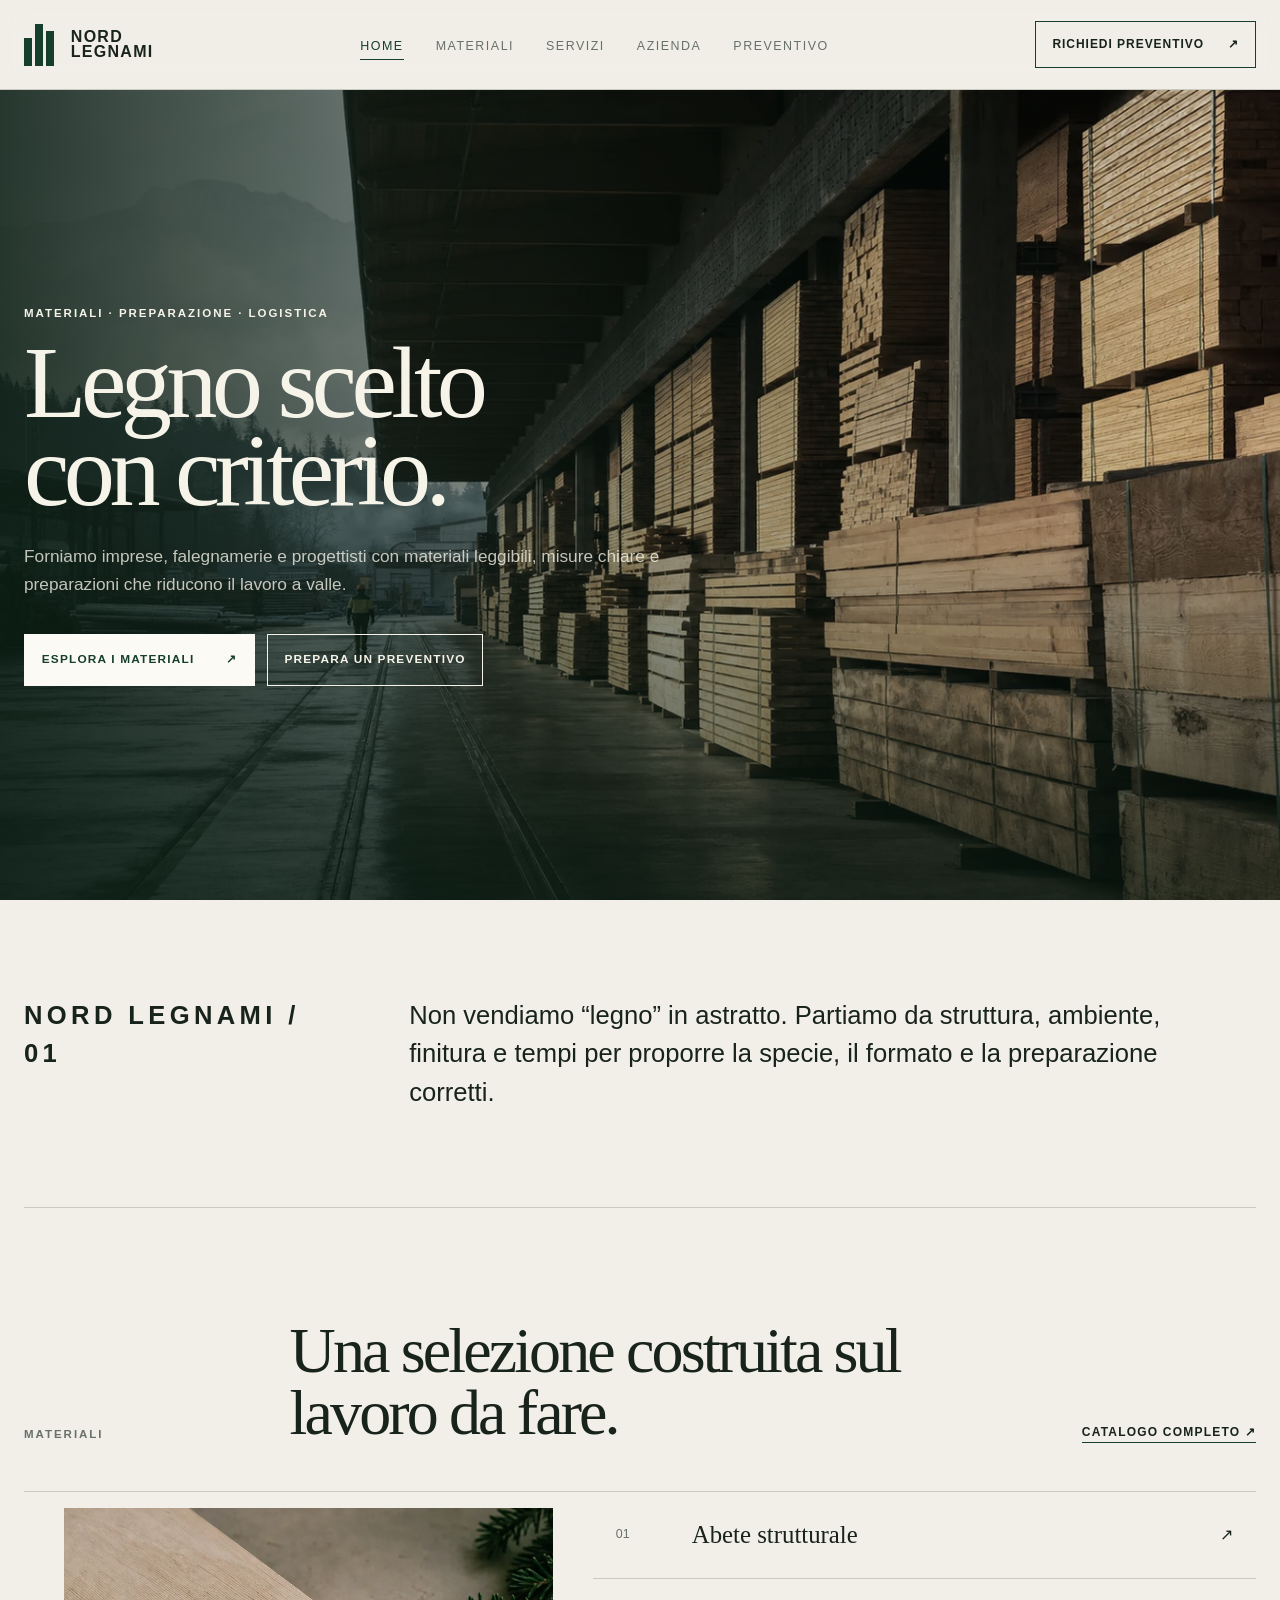
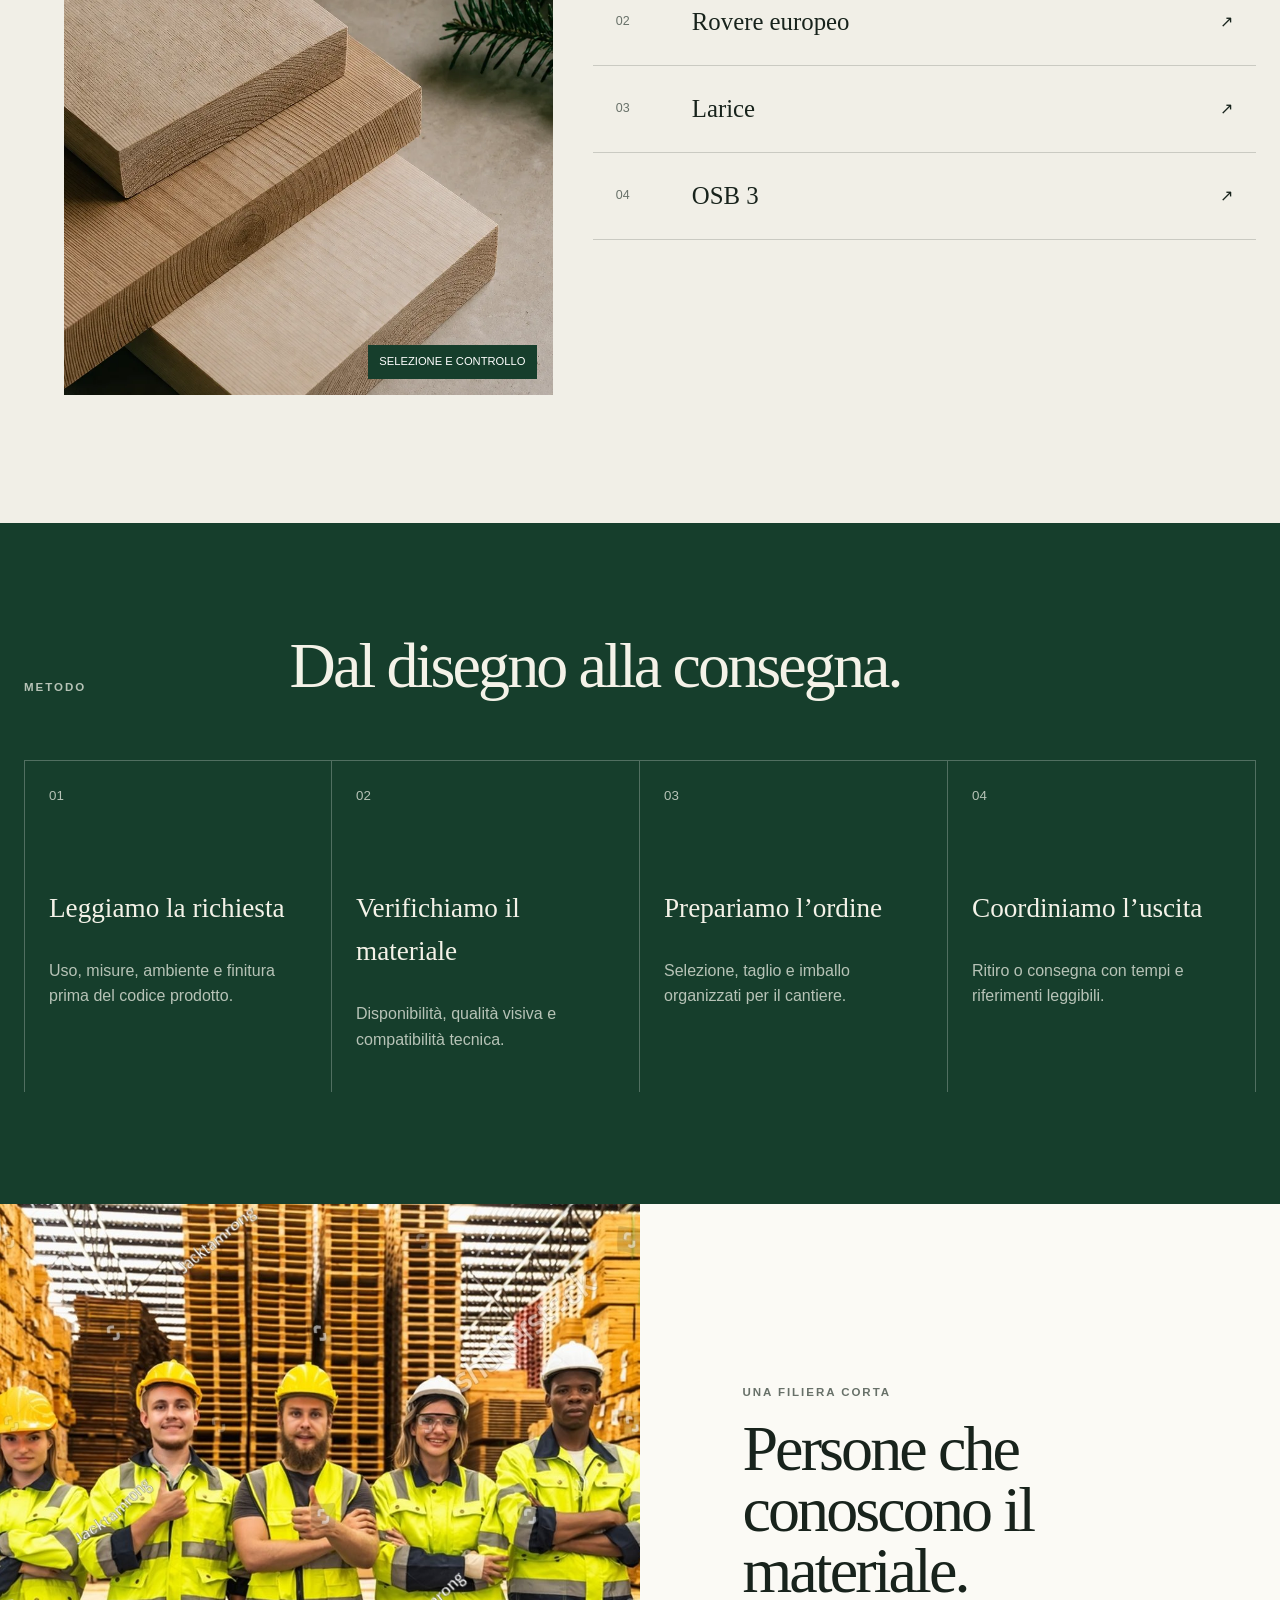
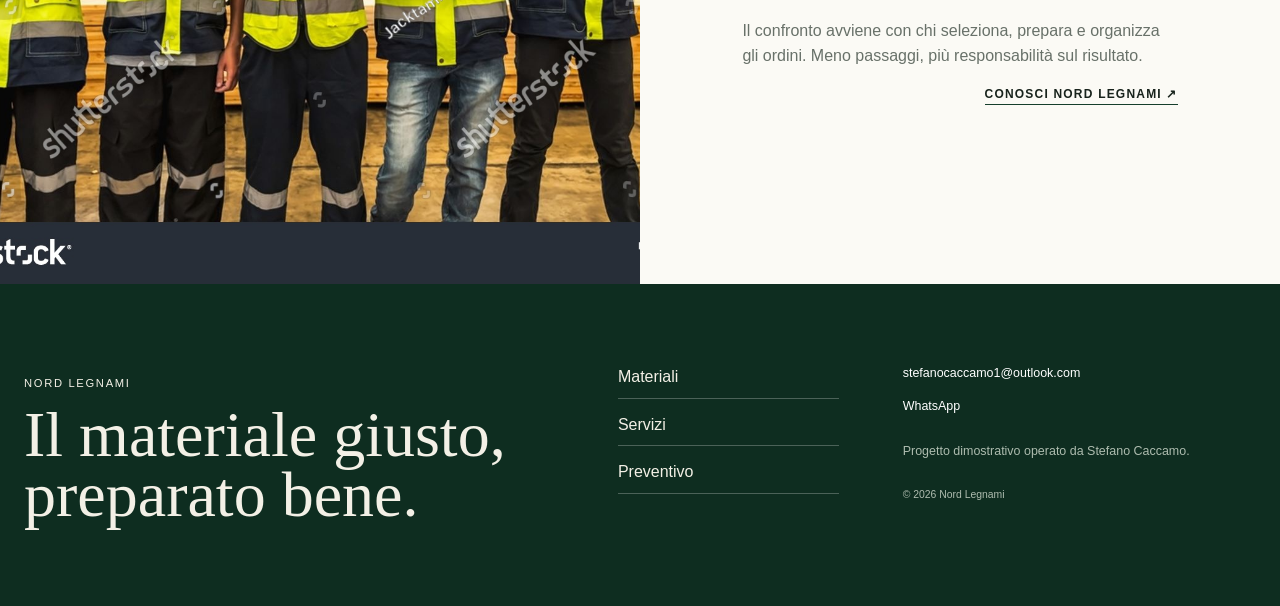
<file: index.html>
<!DOCTYPE html>
<html lang="it">
<head>
<meta charset="UTF-8">
<meta name="viewport" content="width=device-width,initial-scale=1">
<meta name="description" content="Nord Legnami: legno strutturale, tavolame, pannelli e preparazione ordini per professionisti.">
<title>Nord Legnami — Materiale per costruire bene</title><link rel="icon" type="image/svg+xml" href="assets/images/favicon.svg">
<link rel="stylesheet" href="assets/css/styles.css">
</head>
<body data-page="home" data-root=".">
<div data-header></div>
<main><section class="hero"><img src="assets/images/generated/nord-yard-v1.webp" alt="Deposito Nord Legnami con tavolame pronto alla selezione"><div class="hero-content">
<p class="eyebrow">Materiali · preparazione · logistica</p>
<h1>Legno scelto con criterio.</h1>
<p class="hero-lead">Forniamo imprese, falegnamerie e progettisti con materiali leggibili, misure chiare e preparazioni che riducono il lavoro a valle.</p>
<div class="actions">
<a class="btn btn-light" href="pages/materials.html">Esplora i materiali <span>↗</span></a><a class="btn" href="pages/contact.html">Prepara un preventivo</a>
</div>
</div></section><section class="container intro-strip reveal"><p class="eyebrow">Nord Legnami / 01</p>
<p>Non vendiamo “legno” in astratto. Partiamo da struttura, ambiente, finitura e tempi per proporre la specie, il formato e la preparazione corretti.</p></section><section class="container material-preview"><header class="section-heading reveal"><p class="eyebrow">Materiali</p>
<h2>Una selezione costruita sul lavoro da fare.</h2>
<a class="text-link" href="pages/materials.html">Catalogo completo ↗</a></header><div class="material-row reveal">
<figure class="material-feature"><img src="assets/images/generated/nord-materials-v1.webp" alt="Campioni di legno massello con venature e spessori differenti"><span>Selezione e controllo</span></figure><div class="material-list" data-material-preview></div>
</div></section><section class="process"><div class="container">
<header class="section-heading"><p class="eyebrow">Metodo</p>
<h2>Dal disegno alla consegna.</h2></header><div class="process-grid">
<article><small>01</small><h3>Leggiamo la richiesta</h3>
<p>Uso, misure, ambiente e finitura prima del codice prodotto.</p></article><article><small>02</small><h3>Verifichiamo il materiale</h3>
<p>Disponibilità, qualità visiva e compatibilità tecnica.</p></article><article><small>03</small><h3>Prepariamo l’ordine</h3>
<p>Selezione, taglio e imballo organizzati per il cantiere.</p></article><article><small>04</small><h3>Coordiniamo l’uscita</h3>
<p>Ritiro o consegna con tempi e riferimenti leggibili.</p></article>
</div>
</div></section><section class="editorial-split"><img src="assets/images/hero/about-team.jpg" alt="Squadra al lavoro nel deposito"><div class="story-copy reveal">
<p class="eyebrow">Una filiera corta</p>
<h2>Persone che conoscono il materiale.</h2>
<p>Il confronto avviene con chi seleziona, prepara e organizza gli ordini. Meno passaggi, più responsabilità sul risultato.</p>
<a class="text-link" href="pages/about.html">Conosci Nord Legnami ↗</a>
</div></section></main><div data-footer></div>
<script src="assets/js/main.js" defer></script>
</body>
</html>
</file>
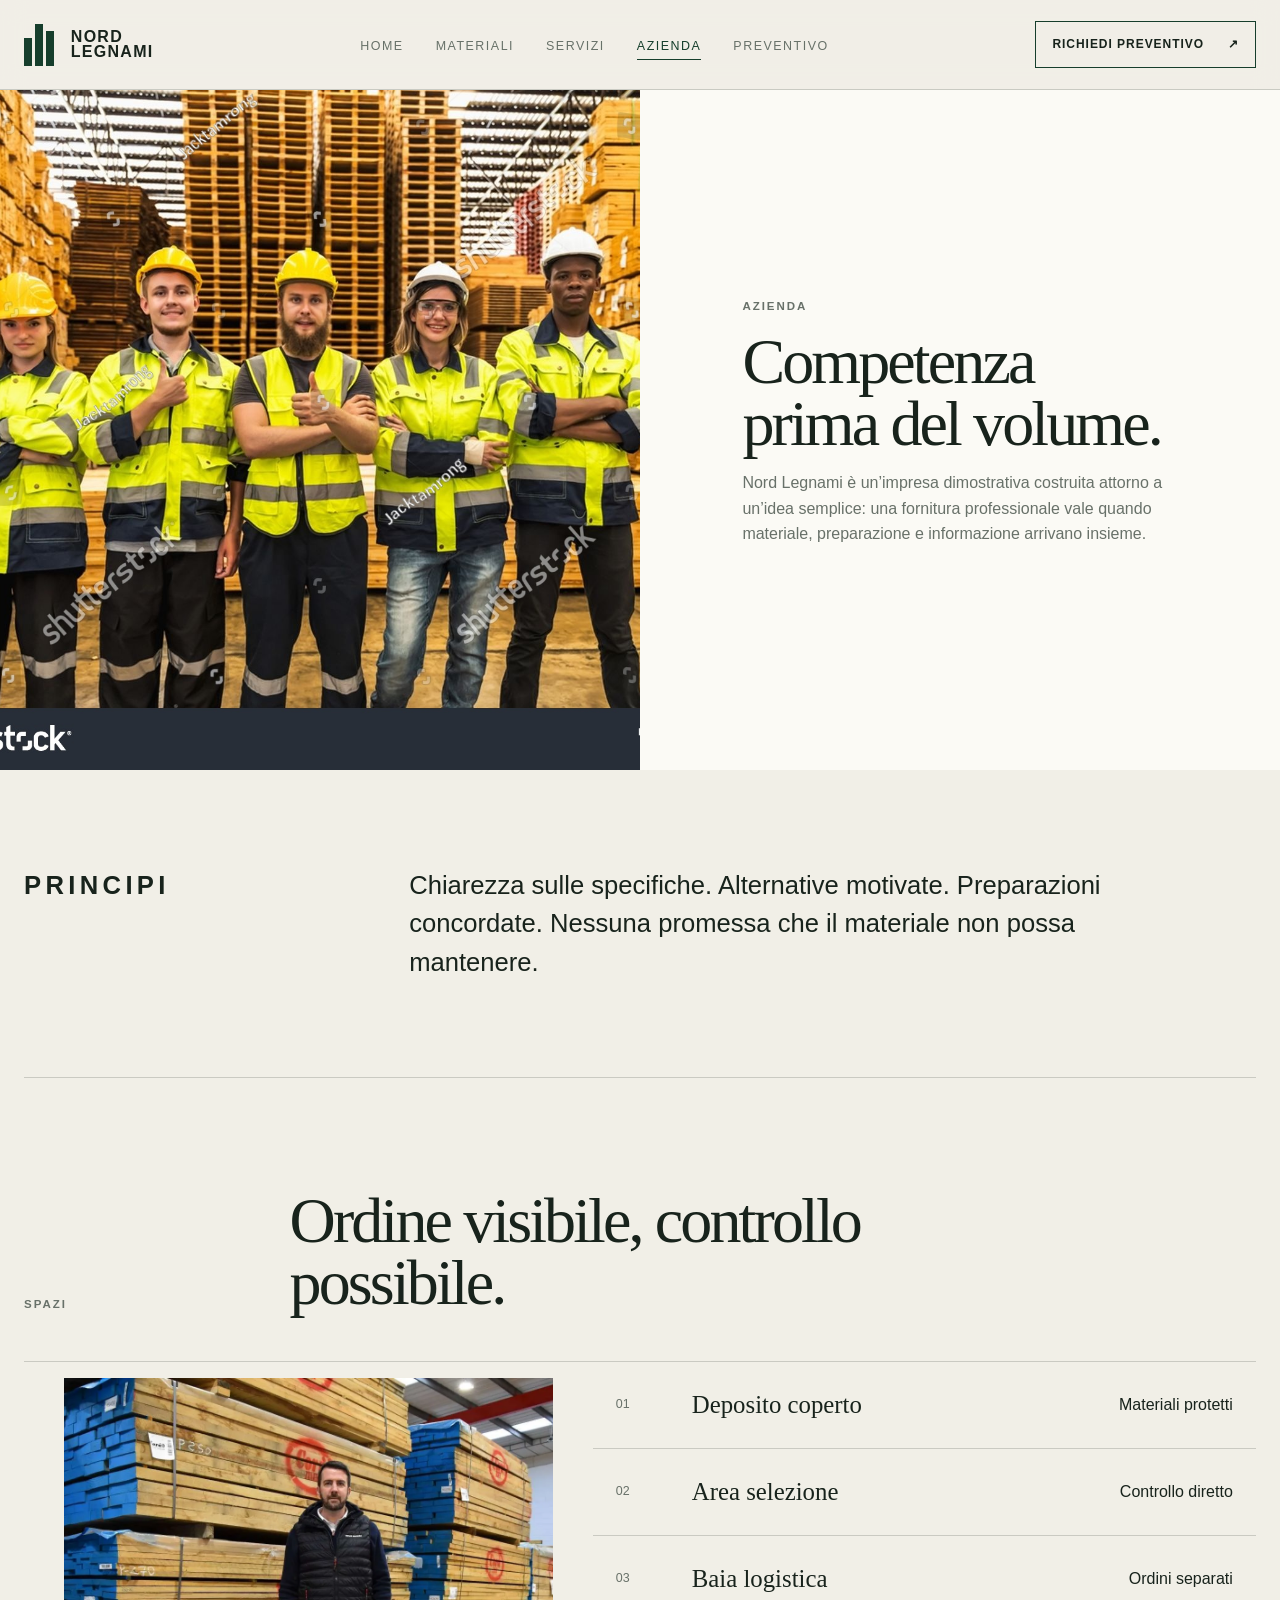
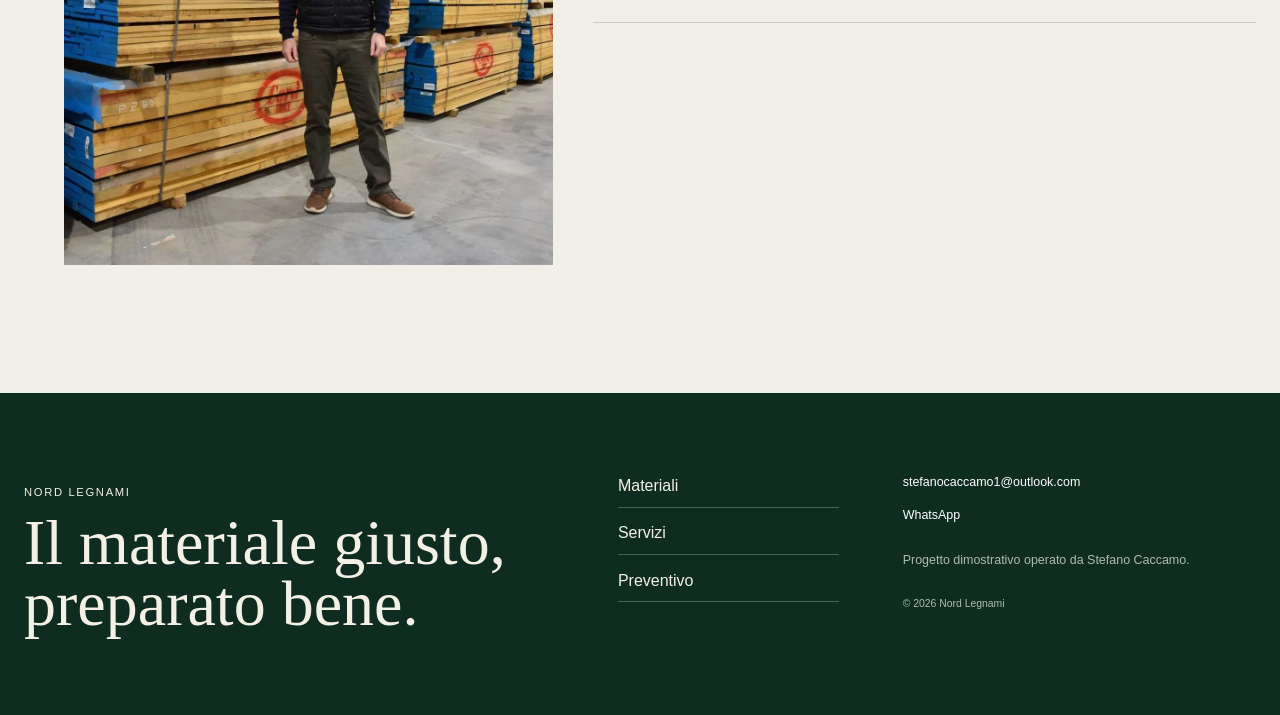
<file: pages/about.html>
<!doctype html><html lang="it"><head><meta charset="UTF-8"><meta name="viewport" content="width=device-width,initial-scale=1"><meta name="description" content="Il metodo e i principi di Nord Legnami."><title>Azienda — Nord Legnami</title><link rel="icon" type="image/svg+xml" href="../assets/images/favicon.svg"><link rel="stylesheet" href="../assets/css/styles.css"></head><body data-page="about" data-root=".."><div data-header></div><main><section class="editorial-split"><img src="../assets/images/hero/about-team.jpg" alt="Operatori Nord Legnami in deposito"><div class="story-copy"><p class="eyebrow">Azienda</p><h2>Competenza prima del volume.</h2><p>Nord Legnami è un’impresa dimostrativa costruita attorno a un’idea semplice: una fornitura professionale vale quando materiale, preparazione e informazione arrivano insieme.</p></div></section><section class="container intro-strip"><p class="eyebrow">Principi</p><p>Chiarezza sulle specifiche. Alternative motivate. Preparazioni concordate. Nessuna promessa che il materiale non possa mantenere.</p></section><section class="container material-preview"><header class="section-heading"><p class="eyebrow">Spazi</p><h2>Ordine visibile, controllo possibile.</h2></header><div class="material-row"><figure class="material-feature"><img src="../assets/images/gallery/covered-warehouse.webp" alt="Magazzino coperto"></figure><div class="material-list"><a><em>01</em><b>Deposito coperto</b><span>Materiali protetti</span></a><a><em>02</em><b>Area selezione</b><span>Controllo diretto</span></a><a><em>03</em><b>Baia logistica</b><span>Ordini separati</span></a></div></div></section></main><div data-footer></div><script src="../assets/js/main.js" defer></script></body></html>
</file>
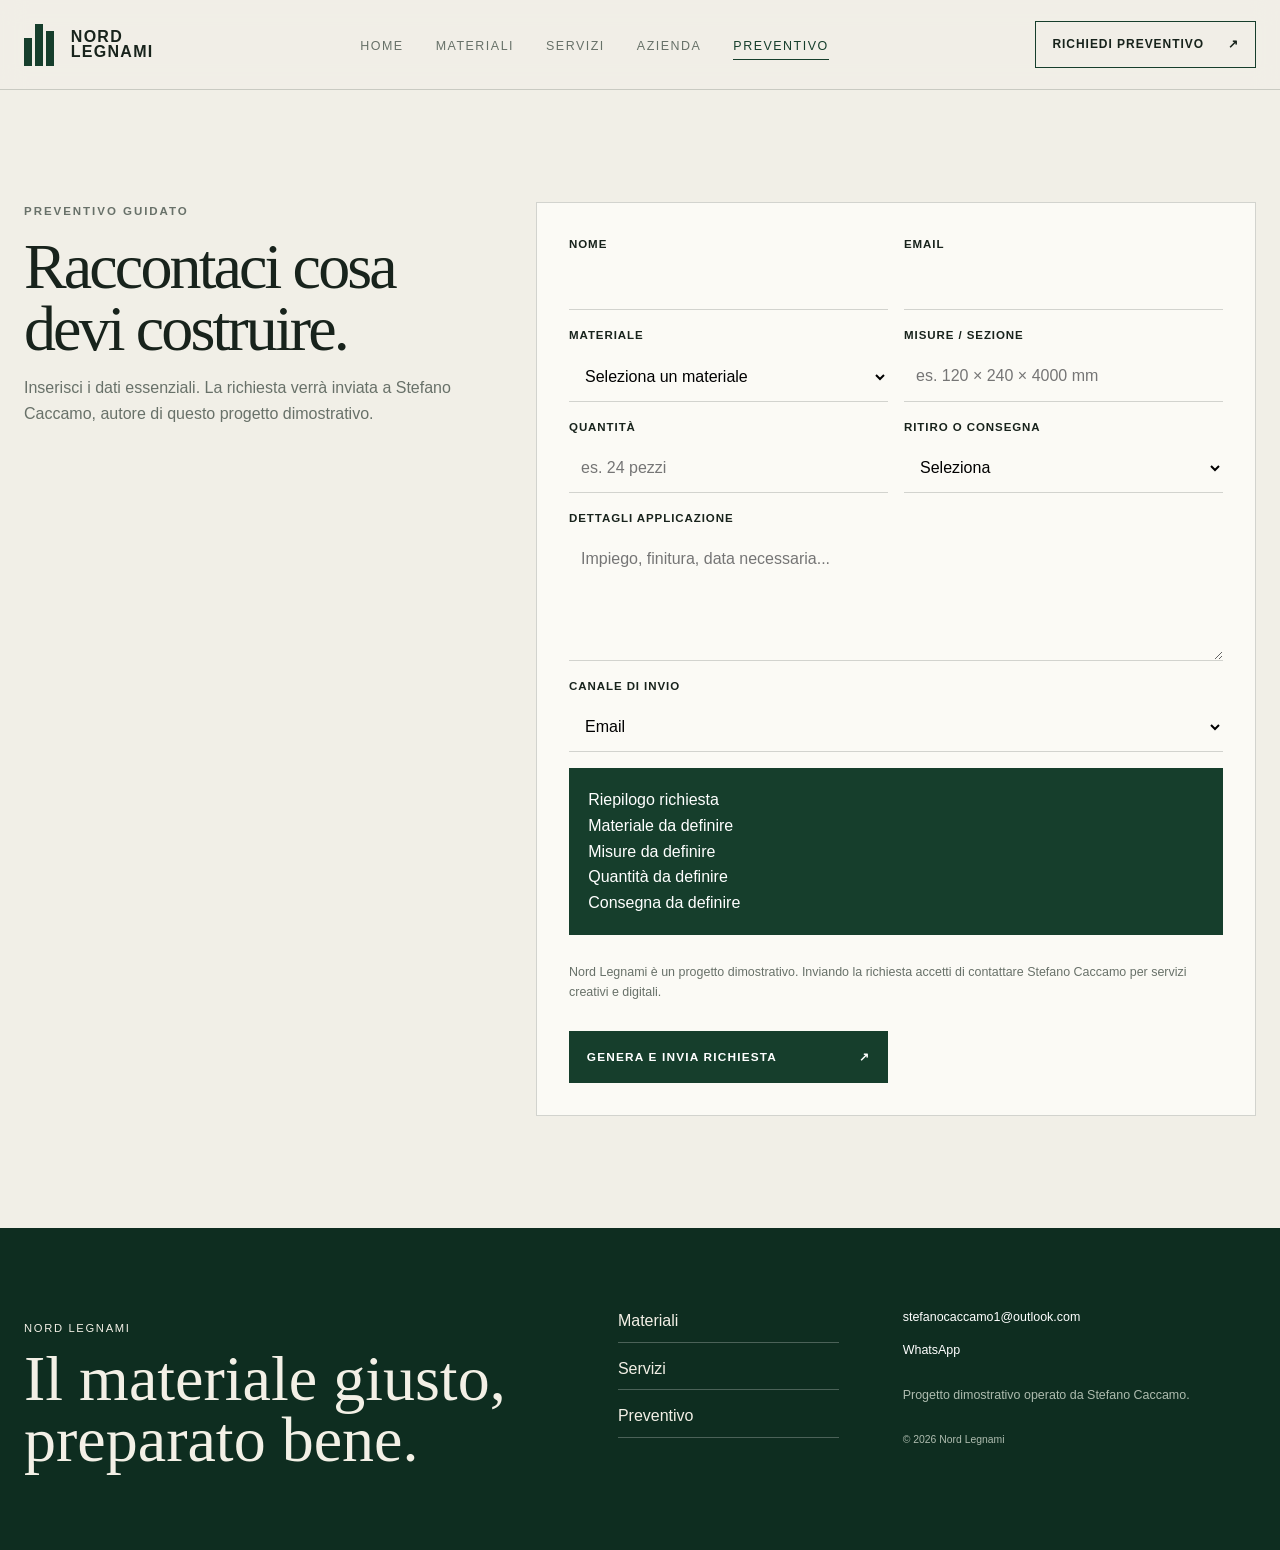
<file: pages/contact.html>
<!doctype html><html lang="it"><head><meta charset="UTF-8"><meta name="viewport" content="width=device-width,initial-scale=1"><meta name="description" content="Configura una richiesta materiali Nord Legnami."><title>Preventivo — Nord Legnami</title><link rel="icon" type="image/svg+xml" href="../assets/images/favicon.svg"><link rel="stylesheet" href="../assets/css/styles.css"></head><body data-page="contact" data-root=".."><div data-header></div><main class="container quote-layout"><section class="quote-intro"><p class="eyebrow">Preventivo guidato</p><h1>Raccontaci cosa devi costruire.</h1><p>Inserisci i dati essenziali. La richiesta verrà inviata a Stefano Caccamo, autore di questo progetto dimostrativo.</p></section><form class="quote-form" data-quote-form><div class="field"><label for="name">Nome</label><input id="name" name="name" autocomplete="name" required></div><div class="field"><label for="email">Email</label><input id="email" name="email" type="email" autocomplete="email" required></div><div class="field"><label for="material">Materiale</label><select id="material" name="material" required></select></div><div class="field"><label for="dimensions">Misure / sezione</label><input id="dimensions" name="dimensions" placeholder="es. 120 × 240 × 4000 mm" required></div><div class="field"><label for="quantity">Quantità</label><input id="quantity" name="quantity" placeholder="es. 24 pezzi" required></div><div class="field"><label for="delivery">Ritiro o consegna</label><select id="delivery" name="delivery" required><option value="">Seleziona</option><option>Ritiro in deposito</option><option>Consegna in cantiere</option><option>Consegna in laboratorio</option></select></div><div class="field full"><label for="notes">Dettagli applicazione</label><textarea id="notes" name="notes" rows="4" placeholder="Impiego, finitura, data necessaria..."></textarea></div><div class="field full"><label for="channel">Canale di invio</label><select id="channel" name="channel"><option value="email">Email</option><option value="whatsapp">WhatsApp</option></select></div><div class="quote-summary" data-summary></div><p class="demo-note">Nord Legnami è un progetto dimostrativo. Inviando la richiesta accetti di contattare Stefano Caccamo per servizi creativi e digitali.</p><button class="btn btn-dark full" type="submit">Genera e invia richiesta <span>↗</span></button></form></main><div data-footer></div><script src="../assets/js/main.js" defer></script></body></html>
</file>
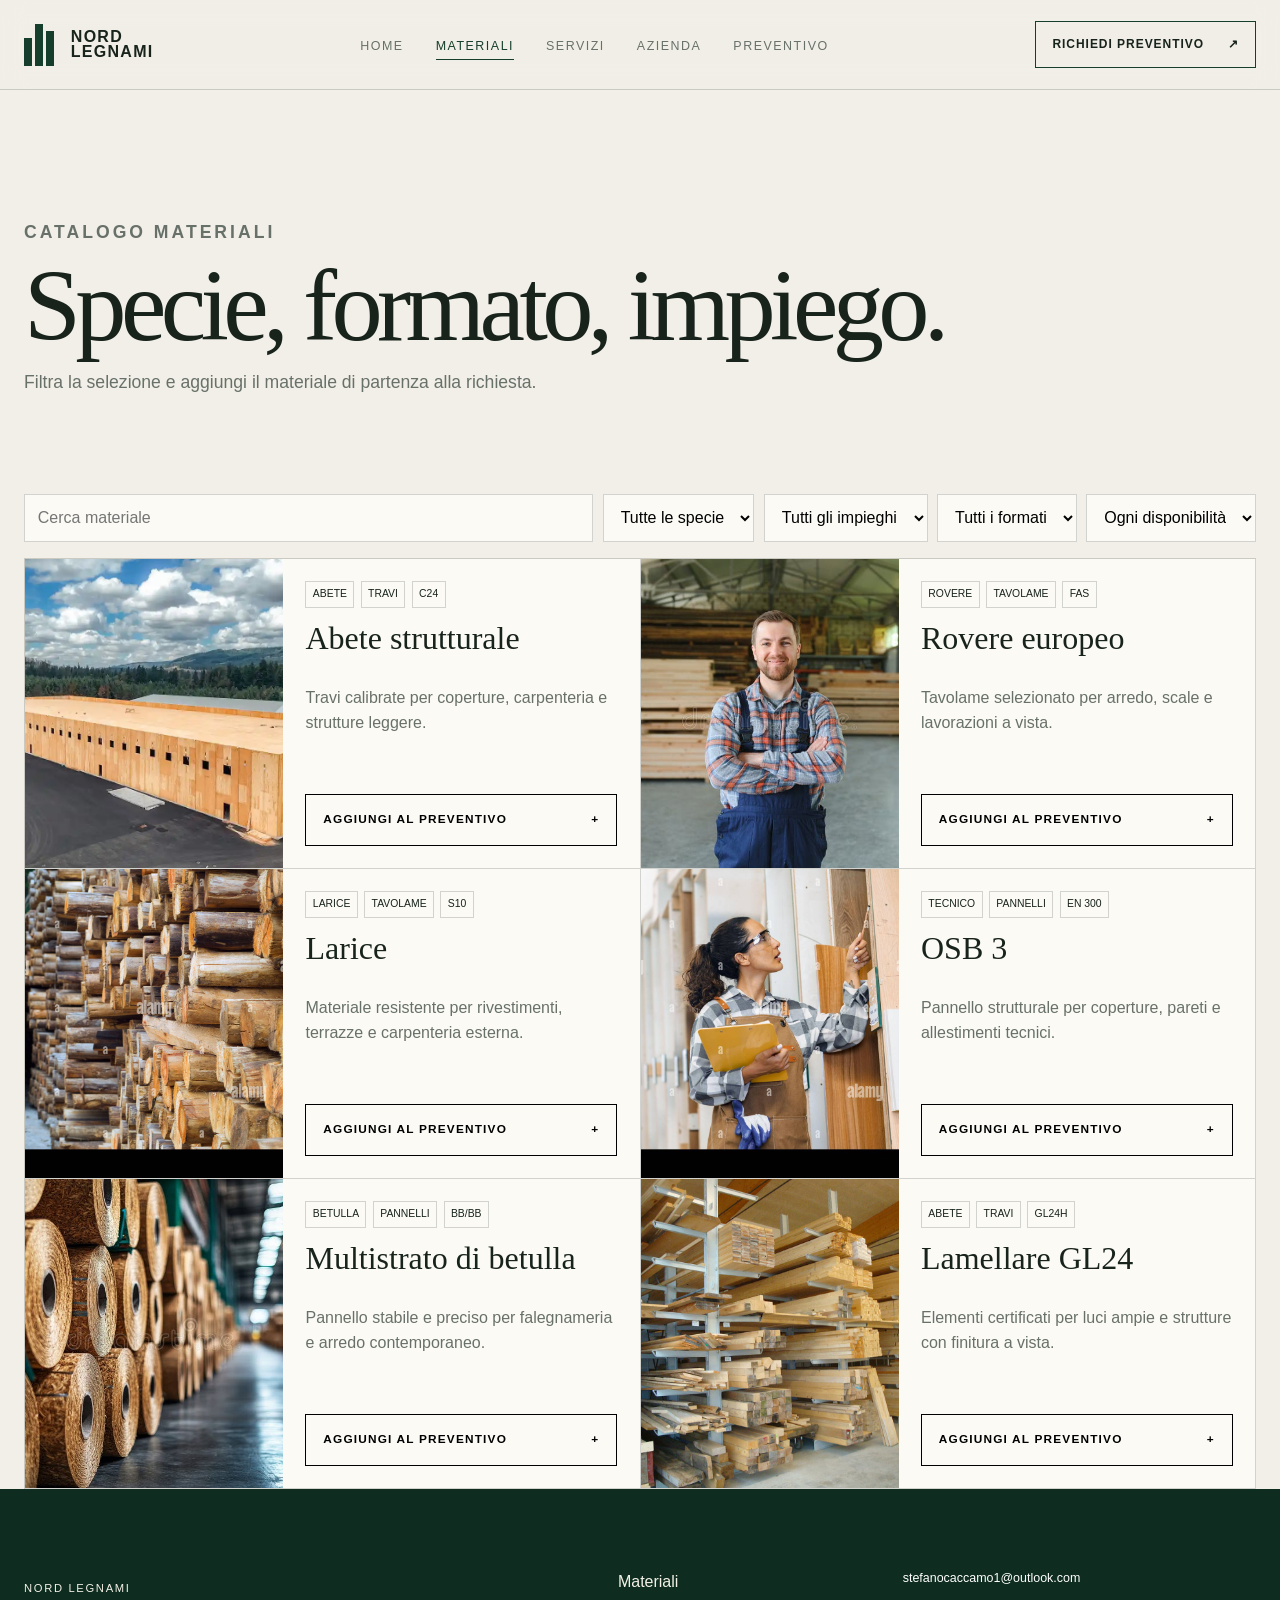
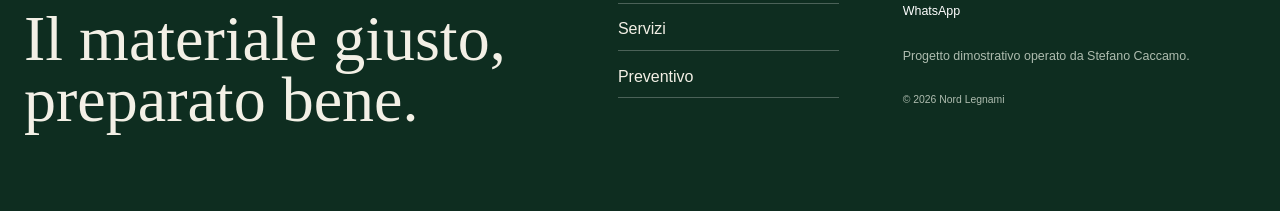
<file: pages/materials.html>
<!doctype html><html lang="it"><head><meta charset="UTF-8"><meta name="viewport" content="width=device-width,initial-scale=1"><meta name="description" content="Catalogo materiali Nord Legnami."><title>Materiali — Nord Legnami</title><link rel="icon" type="image/svg+xml" href="../assets/images/favicon.svg"><link rel="stylesheet" href="../assets/css/styles.css"></head><body data-page="materials" data-root=".."><div data-header></div><main class="container"><header class="page-hero"><p class="eyebrow">Catalogo materiali</p><h1>Specie, formato, impiego.</h1><p>Filtra la selezione e aggiungi il materiale di partenza alla richiesta.</p></header><div class="filters"><input type="search" data-filter="search" placeholder="Cerca materiale" aria-label="Cerca materiale"><select data-filter="species" aria-label="Filtra per specie"><option value="">Tutte le specie</option><option>Abete</option><option>Rovere</option><option>Larice</option><option>Betulla</option><option>Tecnico</option></select><select data-filter="application" aria-label="Filtra per impiego"><option value="">Tutti gli impieghi</option><option>Strutture</option><option>Interni</option><option>Esterni</option></select><select data-filter="format" aria-label="Filtra per formato"><option value="">Tutti i formati</option><option>Travi</option><option>Tavolame</option><option>Pannelli</option></select><select data-filter="availability" aria-label="Filtra per disponibilità"><option value="">Ogni disponibilità</option><option>Pronta</option><option>Su richiesta</option><option>Programmata</option></select></div><section class="catalogue" data-catalogue></section></main><div data-footer></div><script src="../assets/js/main.js" defer></script></body></html>
</file>
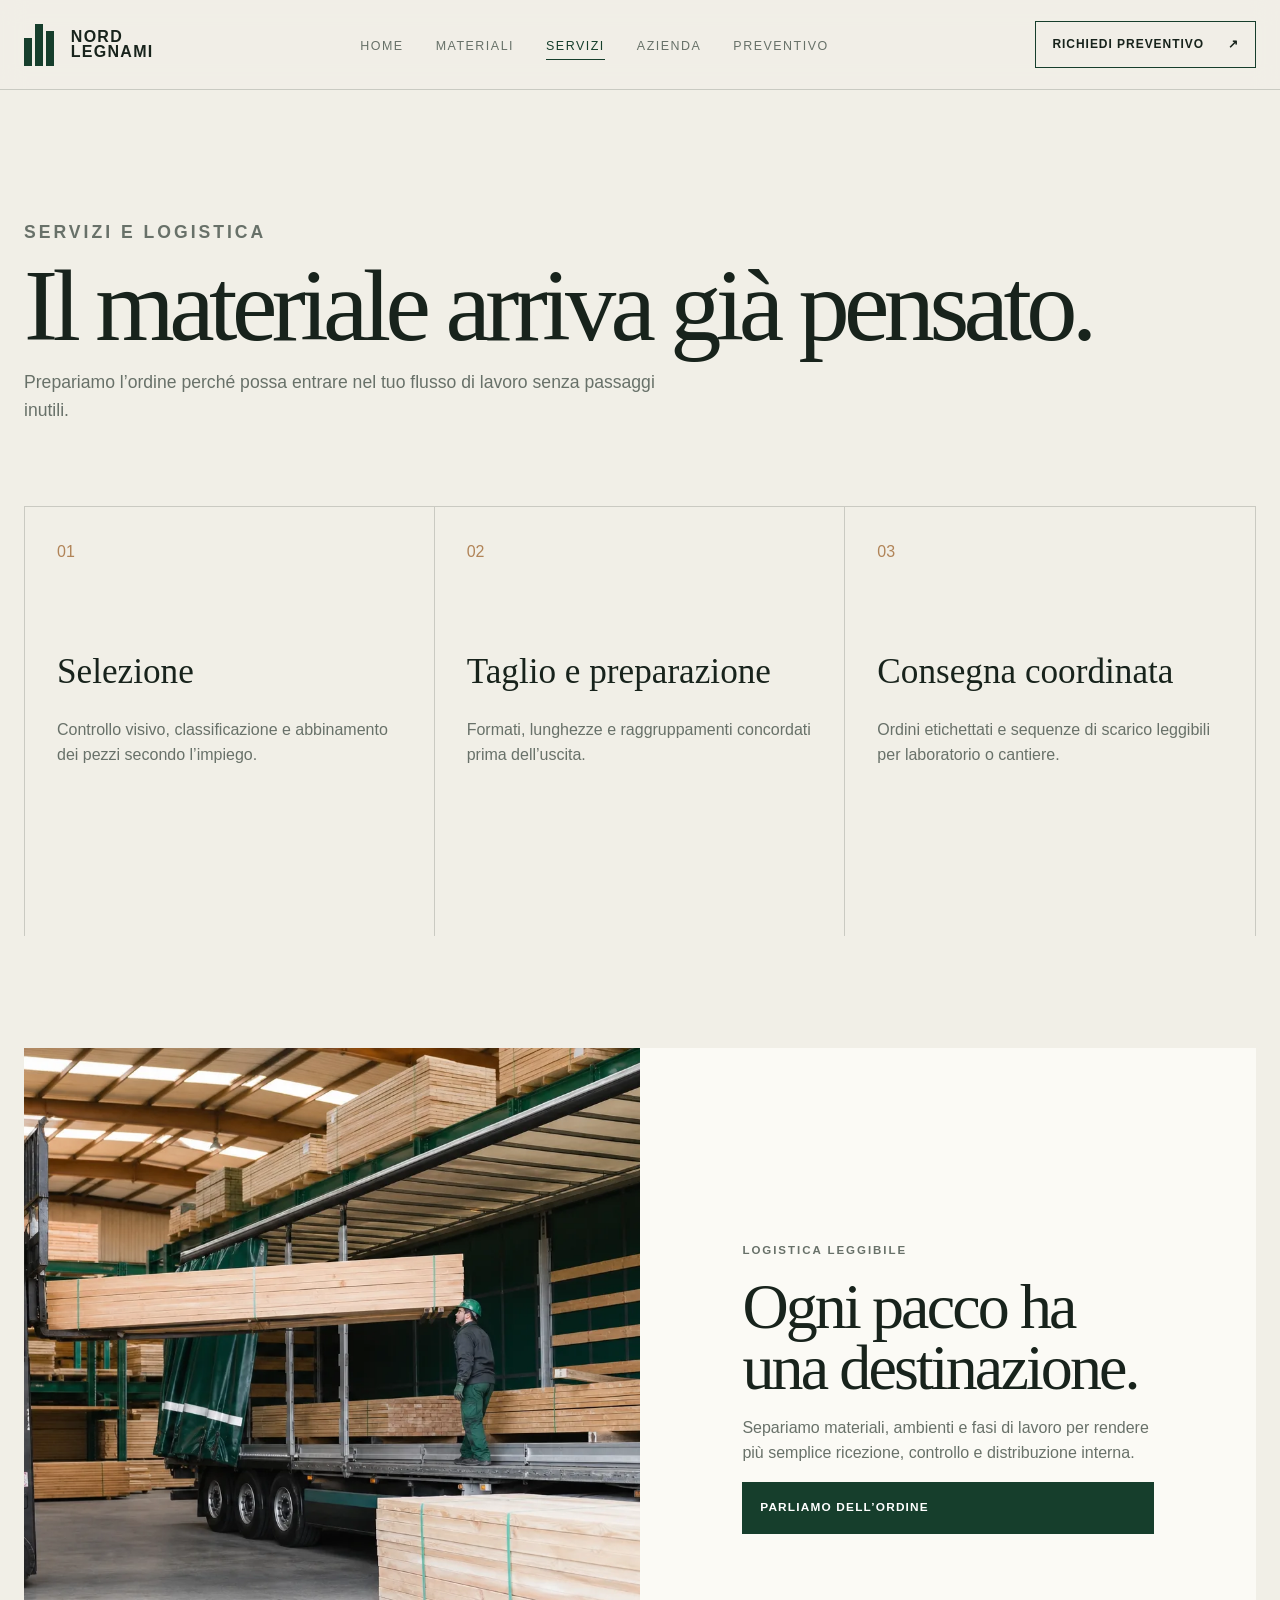
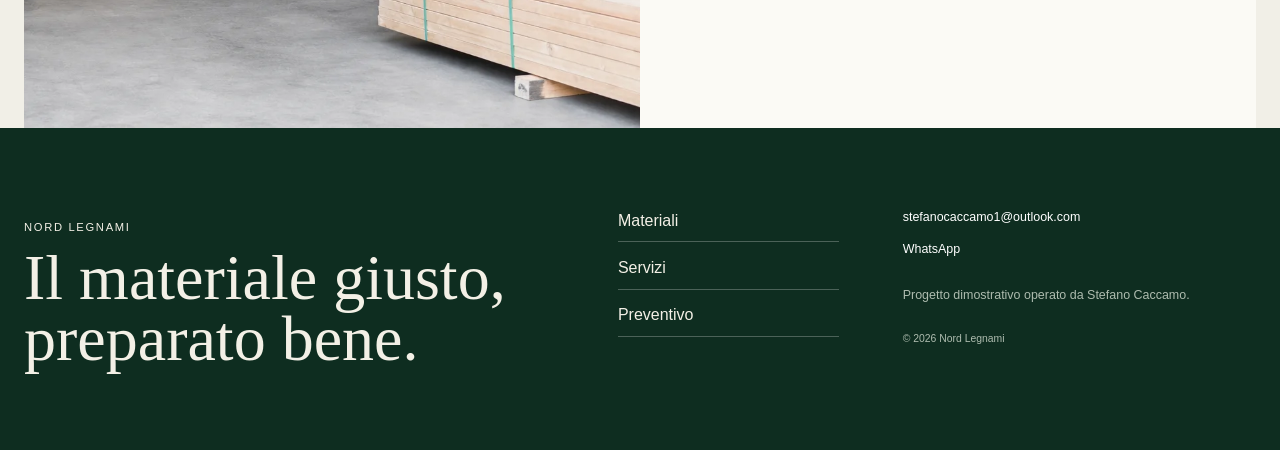
<file: pages/services.html>
<!DOCTYPE html>
<html lang="it">
<head>
<meta charset="UTF-8">
<meta name="viewport" content="width=device-width,initial-scale=1">
<meta name="description" content="Taglio, selezione, preparazione e logistica Nord Legnami.">
<title>Servizi e logistica — Nord Legnami</title><link rel="icon" type="image/svg+xml" href="../assets/images/favicon.svg">
<link rel="stylesheet" href="../assets/css/styles.css">
</head>
<body data-page="services" data-root="..">
<div data-header></div>
<main class="container"><header class="page-hero"><p class="eyebrow">Servizi e logistica</p>
<h1>Il materiale arriva già pensato.</h1>
<p>Prepariamo l’ordine perché possa entrare nel tuo flusso di lavoro senza passaggi inutili.</p></header><section class="services-grid"><article class="service-block reveal"><span>01</span><h2>Selezione</h2>
<p>Controllo visivo, classificazione e abbinamento dei pezzi secondo l’impiego.</p></article><article class="service-block reveal"><span>02</span><h2>Taglio e preparazione</h2>
<p>Formati, lunghezze e raggruppamenti concordati prima dell’uscita.</p></article><article class="service-block reveal"><span>03</span><h2>Consegna coordinata</h2>
<p>Ordini etichettati e sequenze di scarico leggibili per laboratorio o cantiere.</p></article></section><section class="editorial-split"><img src="../assets/images/generated/nord-logistics-v1.webp" alt="Carico coordinato di tavolame su un mezzo di consegna"><div class="story-copy">
<p class="eyebrow">Logistica leggibile</p>
<h2>Ogni pacco ha una destinazione.</h2>
<p>Separiamo materiali, ambienti e fasi di lavoro per rendere più semplice ricezione, controllo e distribuzione interna.</p>
<a class="btn btn-dark" href="contact.html">Parliamo dell’ordine</a>
</div></section></main><div data-footer></div>
<script src="../assets/js/main.js" defer></script>
</body>
</html>
</file>
<file: assets/css/styles.css>
:root{--chalk:#f1efe7;--paper:#fbfaf5;--forest:#163e2c;--moss:#58705d;--wood:#b18458;--ink:#18231c;--muted:#687169;--line:rgba(24,35,28,.18);--serif:Georgia,"Times New Roman",serif;--sans:Arial,"Helvetica Neue",sans-serif;--max:1280px}
*{box-sizing:border-box}html{scroll-behavior:smooth}body{margin:0;color:var(--ink);background:var(--chalk);font-family:var(--sans);line-height:1.6}body.menu-open{overflow:hidden}img{display:block;width:100%}a{color:inherit;text-decoration:none}button,input,select,textarea{font:inherit}.container{width:min(calc(100% - 3rem),var(--max));margin:auto}.site-header{position:sticky;top:0;z-index:30;display:grid;grid-template-columns:auto 1fr auto;align-items:center;min-height:90px;padding:0 max(1.5rem,calc((100vw - var(--max))/2));border-bottom:1px solid var(--line);background:rgba(241,239,231,.94);backdrop-filter:blur(12px)}.brand{display:flex;align-items:center;gap:.8rem;font-weight:800;letter-spacing:.08em;line-height:.88}.brand-mark{display:flex;align-items:end;gap:3px;width:34px;height:42px}.brand-mark i{display:block;width:8px;background:var(--forest)}.brand-mark i:nth-child(1){height:65%}.brand-mark i:nth-child(2){height:100%}.brand-mark i:nth-child(3){height:82%}.site-nav{justify-self:center}.site-nav ul{display:flex;gap:2rem;margin:0;padding:0;list-style:none}.site-nav a{position:relative;padding:.6rem 0;color:var(--muted);font-size:.78rem;text-transform:uppercase;letter-spacing:.12em}.site-nav a::after{content:"";position:absolute;right:0;bottom:.15rem;left:0;height:1px;background:var(--forest);transform:scaleX(0);transition:transform .2s}.site-nav a.active,.site-nav a:hover{color:var(--forest)}.site-nav a.active::after{transform:scaleX(1)}.header-quote{display:flex;gap:1.5rem;align-items:center;padding:.8rem 1rem;border:1px solid var(--forest);font-size:.75rem;font-weight:700;text-transform:uppercase;letter-spacing:.08em}.menu-toggle{display:none}.hero{position:relative;min-height:calc(100svh - 90px);display:grid;align-items:end;overflow:hidden;background:#13261b}.hero>img{position:absolute;inset:0;height:100%;object-fit:cover;filter:saturate(.65)}.hero::after{content:"";position:absolute;inset:0;background:linear-gradient(90deg,rgba(10,29,19,.88),rgba(10,29,19,.35) 55%,rgba(10,29,19,.08)),linear-gradient(0deg,rgba(10,29,19,.55),transparent 45%)}.hero-content{position:relative;z-index:1;width:min(calc(100% - 3rem),var(--max));margin:auto;padding:5rem 0;color:#f6f3e9}.eyebrow{margin:0 0 1rem;font-size:.72rem;font-weight:700;letter-spacing:.17em;text-transform:uppercase}.hero h1,.page-hero h1,.display{margin:0;font-family:var(--serif);font-size:clamp(3.8rem,8vw,8.5rem);font-weight:400;line-height:.86;letter-spacing:-.055em}.hero h1{max-width:10ch}.hero-lead{max-width:42rem;margin:1.8rem 0 2.2rem;color:rgba(246,243,233,.78);font-size:1.08rem}.actions{display:flex;flex-wrap:wrap;gap:.7rem}.btn{display:inline-flex;align-items:center;justify-content:space-between;gap:2rem;min-height:52px;padding:.8rem 1.05rem;border:1px solid currentColor;background:transparent;font-size:.74rem;font-weight:700;text-transform:uppercase;letter-spacing:.1em;cursor:pointer}.btn-light{color:var(--forest);background:var(--paper);border-color:var(--paper)}.btn-dark{color:#fff;background:var(--forest);border-color:var(--forest)}.btn:hover{transform:translateY(-2px)}.intro-strip{display:grid;grid-template-columns:.55fr 1.45fr;gap:4rem;padding:6rem 0;border-bottom:1px solid var(--line)}.intro-strip h2,.section-heading h2,.story-copy h2,.quote-intro h1{margin:0;font-family:var(--serif);font-size:clamp(2.8rem,5vw,5.5rem);font-weight:400;line-height:.96;letter-spacing:-.045em}.intro-strip p{max-width:48rem;margin:0;font-size:clamp(1.2rem,2vw,1.7rem);line-height:1.5}.material-preview{padding:7rem 0}.section-heading{display:grid;grid-template-columns:.4fr 1.1fr .5fr;gap:2rem;align-items:end;margin-bottom:3rem}.section-heading p{margin:0;color:var(--muted)}.text-link{justify-self:end;border-bottom:1px solid var(--forest);font-size:.75rem;font-weight:700;text-transform:uppercase;letter-spacing:.1em}.material-row{display:grid;grid-template-columns:1.2fr .7fr .7fr;min-height:520px;border-top:1px solid var(--line)}.material-feature{position:relative;overflow:hidden}.material-feature img{height:100%;object-fit:cover}.material-feature span{position:absolute;right:1rem;bottom:1rem;padding:.5rem .7rem;color:#fff;background:var(--forest);font-size:.7rem;text-transform:uppercase}.material-list{grid-column:span 2}.material-list a{display:grid;grid-template-columns:60px 1fr auto;gap:1rem;align-items:center;padding:1.45rem;border-bottom:1px solid var(--line);transition:background .2s}.material-list a:hover{background:var(--paper)}.material-list b{font-family:var(--serif);font-size:1.55rem;font-weight:400}.material-list em{font-style:normal;color:var(--muted);font-size:.78rem}.process{padding:7rem 0;color:#f4f2e8;background:var(--forest)}.process-grid{display:grid;grid-template-columns:repeat(4,1fr);margin-top:4rem;border-top:1px solid rgba(255,255,255,.25)}.process article{min-height:260px;padding:1.5rem;border-right:1px solid rgba(255,255,255,.25)}.process article:first-child{border-left:1px solid rgba(255,255,255,.25)}.process small{display:block;margin-bottom:5rem;color:#b7c3b7}.process h3{font-family:var(--serif);font-size:1.7rem;font-weight:400}.process p{color:#b7c3b7}.editorial-split{display:grid;grid-template-columns:1fr 1fr;min-height:680px}.editorial-split img{height:100%;object-fit:cover}.story-copy{display:grid;align-content:center;padding:clamp(3rem,8vw,8rem);background:var(--paper)}.story-copy p{max-width:38rem;color:var(--muted)}.page-hero{padding:8rem 0 4rem}.page-hero p{max-width:42rem;color:var(--muted);font-size:1.1rem}.filters{position:sticky;top:90px;z-index:10;display:flex;flex-wrap:wrap;gap:.6rem;padding:1rem 0;background:var(--chalk)}.filters input,.filters select{min-height:46px;padding:.65rem .8rem;border:1px solid var(--line);border-radius:0;background:var(--paper)}.filters input{flex:1;min-width:220px}.catalogue{display:grid;grid-template-columns:repeat(2,1fr);border-top:1px solid var(--line);border-left:1px solid var(--line)}.material-card{display:grid;grid-template-columns:42% 1fr;min-height:310px;border-right:1px solid var(--line);border-bottom:1px solid var(--line);background:var(--paper)}.material-card img{height:100%;object-fit:cover}.material-copy{display:flex;flex-direction:column;padding:1.4rem}.material-copy h2{margin:.3rem 0;font-family:var(--serif);font-size:2rem;font-weight:400}.tags{display:flex;flex-wrap:wrap;gap:.4rem}.tag{padding:.25rem .4rem;border:1px solid var(--line);font-size:.65rem;text-transform:uppercase}.material-copy p{color:var(--muted)}.material-copy button{margin-top:auto}.services-grid{display:grid;grid-template-columns:repeat(3,1fr);padding-bottom:7rem}.service-block{min-height:430px;padding:2rem;border-top:1px solid var(--line);border-right:1px solid var(--line)}.service-block:first-child{border-left:1px solid var(--line)}.service-block span{color:var(--wood)}.service-block h2{margin:5rem 0 1rem;font-family:var(--serif);font-size:2.2rem;font-weight:400}.service-block p{color:var(--muted)}.quote-layout{display:grid;grid-template-columns:.75fr 1.25fr;gap:5rem;padding:7rem 0}.quote-intro{position:sticky;top:130px;align-self:start}.quote-intro p{color:var(--muted)}.quote-form{display:grid;grid-template-columns:1fr 1fr;gap:1rem;padding:2rem;border:1px solid var(--line);background:var(--paper)}.field{display:grid;gap:.4rem}.field.full{grid-column:1/-1}.field label{font-size:.72rem;font-weight:700;text-transform:uppercase;letter-spacing:.08em}.field input,.field select,.field textarea{width:100%;min-height:50px;padding:.75rem;border:0;border-bottom:1px solid var(--line);border-radius:0;background:transparent}.quote-summary{grid-column:1/-1;padding:1.2rem;color:#fff;background:var(--forest);white-space:pre-line}.demo-note{grid-column:1/-1;color:var(--muted);font-size:.78rem}.site-footer{display:grid;grid-template-columns:1.2fr .5fr .8fr;gap:4rem;padding:5rem max(1.5rem,calc((100vw - var(--max))/2));color:#f3f0e6;background:#0e2d20}.site-footer h2{margin:0;font-family:var(--serif);font-size:clamp(2.5rem,5vw,5rem);font-weight:400;line-height:.95}.footer-label{font-size:.7rem;text-transform:uppercase;letter-spacing:.15em}.footer-links,.footer-meta{display:grid;align-content:start;gap:.8rem}.footer-links a{border-bottom:1px solid rgba(255,255,255,.25);padding-bottom:.5rem}.footer-meta{color:#aebcaf;font-size:.78rem}.footer-meta a{color:#fff}.reveal{opacity:0;transform:translateY(24px);transition:opacity .7s,transform .7s}.reveal.visible{opacity:1;transform:none}
@media(max-width:900px){.site-header{grid-template-columns:1fr auto;padding:0 1rem}.header-quote{display:none}.menu-toggle{display:grid;width:48px;height:48px;padding:12px;border:1px solid var(--line);background:transparent}.menu-toggle span{height:1px;background:var(--forest)}.menu-toggle b{display:none}.site-nav{position:fixed;inset:90px 0 auto;display:none;padding:2rem;background:var(--chalk)}.site-nav.open{display:block}.site-nav ul{display:grid;gap:0}.site-nav a{display:block;padding:1rem;border-bottom:1px solid var(--line)}.intro-strip,.section-heading,.quote-layout{grid-template-columns:1fr}.material-row{grid-template-columns:1fr;min-height:0}.material-feature{height:380px}.material-list{grid-column:auto}.process-grid{grid-template-columns:repeat(2,1fr)}.editorial-split{grid-template-columns:1fr}.editorial-split img{height:480px}.catalogue{grid-template-columns:1fr}.services-grid{grid-template-columns:1fr}.service-block{min-height:300px;border-left:1px solid var(--line)}.quote-intro{position:static}.site-footer{grid-template-columns:1fr 1fr}.site-footer>div:first-child{grid-column:1/-1}}
@media(max-width:560px){.container,.hero-content{width:min(calc(100% - 1.5rem),var(--max))}.hero{min-height:720px}.hero h1{font-size:clamp(3.4rem,18vw,5.5rem)}.intro-strip,.material-preview,.process,.quote-layout{padding:4rem 0}.material-card{grid-template-columns:1fr}.material-card img{height:230px}.process-grid{grid-template-columns:1fr}.process article{min-height:220px}.editorial-split img{height:330px}.quote-form{grid-template-columns:1fr;padding:1rem}.field.full{grid-column:auto}.site-footer{grid-template-columns:1fr;padding:4rem 1rem}}
@media(prefers-reduced-motion:reduce){html{scroll-behavior:auto}.reveal{opacity:1;transform:none;transition:none}.btn{transition:none}}

/* Mobile navigation: tactile material-card treatment. */
@media(max-width:900px){
  .menu-toggle{position:relative;z-index:2;place-content:center;gap:6px;overflow:hidden;transition:background .25s,border-color .25s}
  .menu-toggle::after{content:"";position:absolute;right:0;bottom:0;width:13px;height:13px;background:var(--wood);clip-path:polygon(100% 0,100% 100%,0 100%);opacity:0;transition:opacity .2s}
  .menu-toggle span{width:22px;transform-origin:center;transition:transform .25s,opacity .2s,width .25s}
  .menu-toggle span:nth-child(2){width:15px;justify-self:start}
  .menu-toggle[aria-expanded="true"]{border-color:var(--forest);background:var(--paper)}
  .menu-toggle[aria-expanded="true"]::after{opacity:1}
  .menu-toggle[aria-expanded="true"] span{grid-area:1/1;width:22px}
  .menu-toggle[aria-expanded="true"] span:nth-child(1){transform:rotate(45deg)}
  .menu-toggle[aria-expanded="true"] span:nth-child(2){opacity:0}
  .menu-toggle[aria-expanded="true"] span:nth-child(3){transform:rotate(-45deg)}
  .site-nav.open{counter-reset:legno-nav;inset:90px 0 0;display:grid;place-items:start end;padding:clamp(1rem,5vw,2.5rem);overflow:auto;background:rgba(10,29,19,.72);backdrop-filter:blur(7px)}
  .site-nav.open ul{width:min(100%,430px);padding:1.25rem 1.5rem 1.75rem;background:var(--chalk);border-top:6px solid var(--forest);box-shadow:0 24px 60px rgba(9,29,18,.28)}
  .site-nav.open ul::before{content:"NORD LEGNAMI / SEZIONI";display:block;padding:.5rem 0 1rem;color:var(--wood);font-size:.62rem;font-weight:700;letter-spacing:.17em}
  .site-nav.open li{counter-increment:legno-nav}
  .site-nav.open a{display:grid;grid-template-columns:2.5rem 1fr auto;align-items:center;min-height:4.6rem;padding:.8rem 0;border-top:1px solid var(--line);border-bottom:0;color:var(--muted);font-size:.82rem;font-weight:700;letter-spacing:.15em}
  .site-nav.open a::before{content:"0" counter(legno-nav);color:var(--wood);font-size:.58rem}
  .site-nav.open a::after{content:"—";position:static;width:auto;height:auto;background:none;transform:none;color:#a8aaa2;transition:color .2s,transform .2s}
  .site-nav.open a.active{color:var(--forest)}
  .site-nav.open a.active::after{content:"↗";color:var(--forest);transform:translate(0,-2px)}
}

/* Keep every mobile destination reachable, including in landscape. */
@media(max-width:900px){
  .site-nav.open{position:fixed;z-index:1;top:90px;right:0;bottom:0;left:0;display:grid;grid-template-columns:minmax(0,430px);grid-template-rows:minmax(0,1fr);align-items:stretch;justify-content:end;width:100%;height:calc(100vh - 90px);height:calc(100dvh - 90px);min-height:0;padding:clamp(.65rem,3vw,1.4rem);overflow:hidden}
  .site-nav.open ul{display:flex;flex-direction:column;width:100%;height:100%;max-height:none;min-height:0;margin:0;padding:clamp(.7rem,3vw,1.35rem) clamp(1rem,4vw,1.5rem);overflow-y:auto;overscroll-behavior:contain;scrollbar-gutter:stable}
  .site-nav.open ul::before,.site-nav.open li{flex:0 0 auto}
  .site-nav.open a{min-height:clamp(3.25rem,10dvh,4.6rem);padding:.65rem .25rem;overflow-wrap:anywhere}
  html,body{max-width:100%;overflow-x:clip}
  .site-header{max-width:100%;backdrop-filter:none}
  .brand,.menu-toggle{position:relative;z-index:2}
  .brand,main,section{min-width:0;max-width:100%}
}
@media(max-width:560px){
  .site-nav.open{grid-template-columns:minmax(0,1fr);padding:0;background:var(--chalk)}
  .site-nav.open ul{width:100%;border:0;box-shadow:none}
}
@media(max-width:900px) and (max-height:560px){
  .site-nav.open{padding:.45rem}
  .site-nav.open ul{padding:.45rem .9rem .6rem}
  .site-nav.open ul::before{margin-bottom:.15rem;padding:.25rem 0;font-size:.62rem}
  .site-nav.open a{min-height:2.75rem;padding:.35rem .2rem;font-size:.72rem}
}

/* The catalogue is short: keep its filters in the normal page flow. */
.filters {
  position: static;
  z-index: auto;
}
</file>
